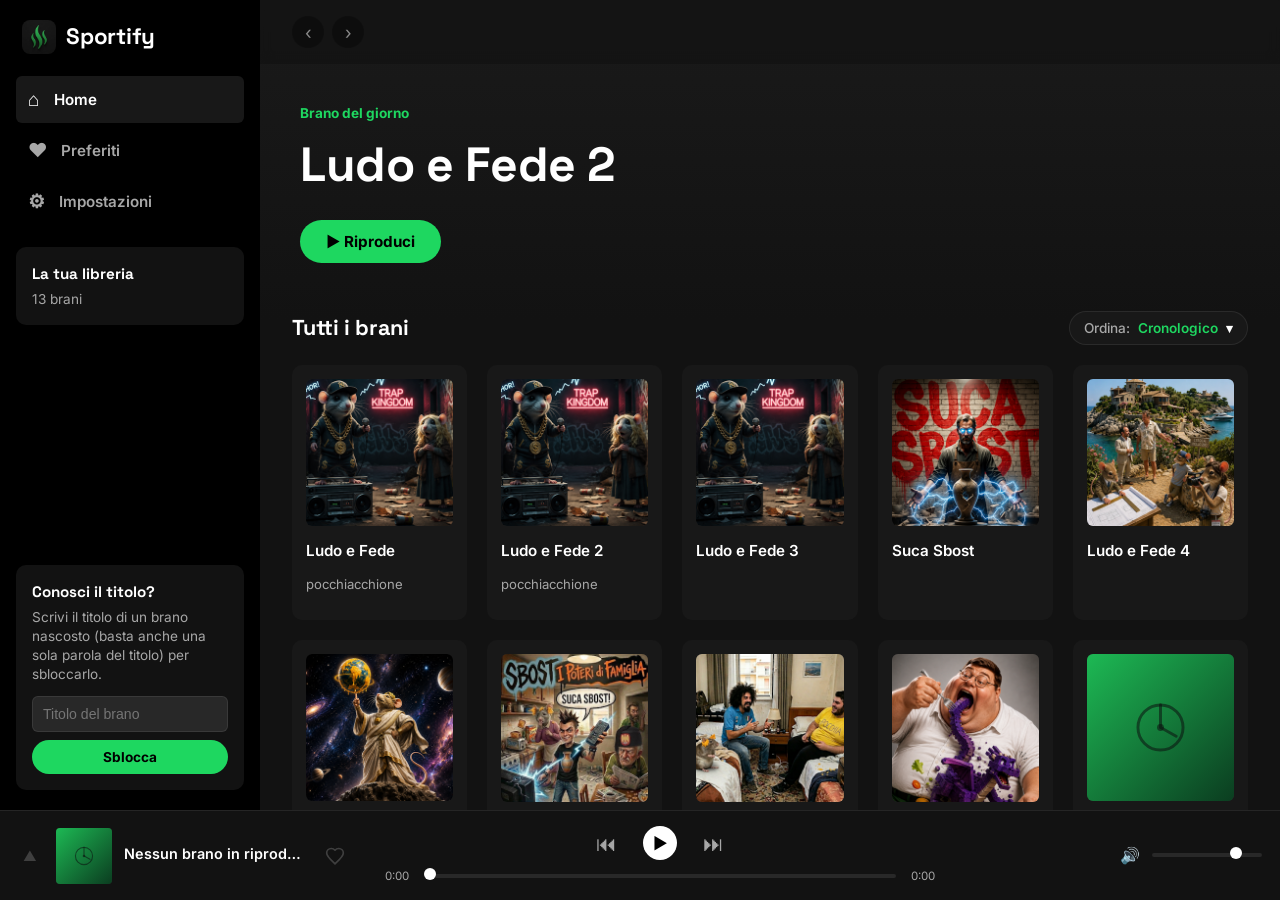
<file: index.html>
<!DOCTYPE html>
<html lang="it">
<head>
<meta charset="UTF-8">
<meta name="viewport" content="width=device-width, initial-scale=1.0">
<title>Sportify</title>
<link rel="stylesheet" href="style.css">

<!-- App installabile (PWA): icona, nome e colori dell'app -->
<link rel="manifest" href="manifest.json">
<meta name="theme-color" content="#0b0b0b">
<link rel="icon" href="icons/favicon.ico" sizes="any">
<link rel="icon" type="image/png" sizes="32x32" href="icons/icon-32.png">
<link rel="icon" type="image/png" sizes="192x192" href="icons/icon-192.png">
<link rel="apple-touch-icon" href="icons/apple-touch-icon.png">
<meta name="mobile-web-app-capable" content="yes">
<meta name="apple-mobile-web-app-capable" content="yes">
<meta name="apple-mobile-web-app-status-bar-style" content="black-translucent">
<meta name="apple-mobile-web-app-title" content="Spisso">
</head>
<body>

<div class="app">

  <aside class="sidebar">
    <div class="brand">
      <img class="brand-logo" src="icons/icon-96.png" width="34" height="34" alt="Spisso">
      <span class="brand-name">Sportify</span>
    </div>

    <nav class="nav">
      <a href="#" class="nav-item active" data-view="home">
        <span class="nav-icon">&#8962;</span> Home
      </a>
      <a href="#" class="nav-item" data-view="favorites">
        <span class="nav-icon">&#9829;</span> Preferiti
        <span class="nav-count" id="nav-fav-count"></span>
      </a>
      <a href="#" class="nav-item" data-view="settings">
        <span class="nav-icon">&#9881;</span> Impostazioni
      </a>
    </nav>

    <div class="sidebar-block library-block">
      <h3>La tua libreria</h3>
      <p id="library-count">— brani</p>
    </div>

    <div class="sidebar-block unlock-block">
      <h3>Conosci il titolo?</h3>
      <p>Scrivi il titolo di un brano nascosto (basta anche una sola parola del titolo) per sbloccarlo.</p>
      <form class="unlock-form" id="unlock-form">
        <input type="text" id="unlock-input" placeholder="Titolo del brano" autocomplete="off">
        <button type="submit">Sblocca</button>
      </form>
      <p class="unlock-message" id="unlock-message"></p>
    </div>
  </aside>

  <main class="main">
    <header class="topbar">
      <div class="topbar-nav">
        <button class="round-btn" disabled aria-label="Indietro">&#8249;</button>
        <button class="round-btn" disabled aria-label="Avanti">&#8250;</button>
      </div>
      <div class="view-tabs" role="tablist" aria-label="Sezioni">
        <button type="button" class="view-tab active" data-view="home" role="tab" aria-selected="true">Home</button>
        <button type="button" class="view-tab" data-view="favorites" role="tab" aria-selected="false">&#9829; Preferiti <span class="view-tab-count" id="tab-fav-count"></span></button>
        <button type="button" class="view-tab" data-view="settings" role="tab" aria-selected="false">&#9881; Impostazioni</button>
      </div>
    </header>

    <section class="content">

      <!-- ===== Vista HOME ===== -->
      <div id="view-home">
        <div class="hero">
          <p class="hero-eyebrow">Brano del giorno</p>
          <h1 id="hero-title">—</h1>
          <button class="hero-play" id="hero-play" aria-label="Riproduci il brano del giorno">&#9658; Riproduci</button>
        </div>

        <div class="section-head">
          <h2 class="section-title">Tutti i brani</h2>

          <div class="sort-menu" id="sort-menu">
            <button type="button" class="sort-btn" id="sort-btn" aria-haspopup="menu" aria-expanded="false" aria-controls="sort-list">
              <span class="sort-btn-label">Ordina:</span>
              <span class="sort-btn-value" id="sort-btn-value">Cronologico</span>
              <span class="sort-btn-caret" aria-hidden="true">&#9662;</span>
            </button>
            <div class="sort-list" id="sort-list" role="menu" aria-label="Ordine dei brani" hidden>
              <button type="button" class="sort-option" role="menuitemradio" data-sort="chrono" aria-checked="true">Ordine cronologico</button>
              <button type="button" class="sort-option" role="menuitemradio" data-sort="chrono-desc" aria-checked="false">Ordine cronologico inverso</button>
              <button type="button" class="sort-option" role="menuitemradio" data-sort="alpha" aria-checked="false">Ordine alfabetico</button>
            </div>
          </div>
        </div>

        <div class="song-grid" id="song-grid"></div>
      </div>

      <!-- ===== Vista PREFERITI ===== -->
      <div id="view-favorites" hidden>
        <div class="fav-header">
          <div class="fav-badge" aria-hidden="true">
            <svg viewBox="0 0 24 24" focusable="false"><path d="M12 21.35l-1.45-1.32C5.4 15.36 2 12.28 2 8.5 2 5.42 4.42 3 7.5 3c1.74 0 3.41.81 4.5 2.09C13.09 3.81 14.76 3 16.5 3 19.58 3 22 5.42 22 8.5c0 3.78-3.4 6.86-8.55 11.54L12 21.35z"/></svg>
          </div>
          <div class="fav-header-text">
            <p class="hero-eyebrow">Playlist</p>
            <h1 class="fav-heading">Brani che ti piacciono</h1>
            <p class="fav-count" id="fav-count"></p>
          </div>
          <button type="button" class="hero-play" id="fav-play">&#9658; Riproduci</button>
        </div>

        <p class="fav-hint" id="fav-hint">Trascina dalla maniglia a sinistra oppure usa le frecce per cambiare l'ordine. La playlist è solo tua: resta salvata su questo dispositivo.</p>
        <ol class="fav-list" id="fav-list"></ol>

        <div class="fav-empty" id="fav-empty" hidden>
          <p class="fav-empty-title">Non hai ancora nessun brano preferito</p>
          <p>Tocca il cuore su un brano per aggiungerlo qui: i brani restano nell'ordine in cui li hai messi.</p>
        </div>
      </div>

      <!-- ===== Vista IMPOSTAZIONI ===== -->
      <div id="view-settings" hidden>
        <div class="section-head">
          <h2 class="section-title">Impostazioni</h2>
        </div>

        <div class="settings-card">
          <div class="settings-row">
            <div class="settings-row-text">
              <h3>Pubblicità</h3>
              <p id="settings-ads-desc">—</p>
            </div>
            <button type="button" class="settings-toggle" id="settings-ads-toggle" role="switch" aria-checked="true" aria-label="Attiva o disattiva le pubblicità">
              <span class="settings-toggle-knob"></span>
            </button>
          </div>
        </div>
      </div>

    </section>
  </main>

</div>

<!-- Backdrop dietro al menu a tendina -->
<div class="np-backdrop" id="np-backdrop"></div>

<!-- Menu a tendina: si apre quando si clicca un brano -->
<section class="np-panel" id="np-panel" aria-hidden="true">
  <button class="np-panel-close" id="np-panel-close" aria-label="Chiudi il pannello">&#9660;</button>

  <div class="np-panel-cover-wrap">
    <div class="np-panel-cover-disc" id="np-panel-disc">
      <img id="np-panel-cover" src="covers/default-cover.svg" alt="">
    </div>
  </div>

  <p class="np-panel-eyebrow">In riproduzione</p>
  <h2 class="np-panel-title" id="np-panel-title">—</h2>
  <p class="np-panel-date" id="np-panel-date"></p>

  <div class="np-panel-actions">
    <button type="button" class="heart-btn np-panel-heart" id="np-panel-heart" aria-pressed="false" aria-label="Nessun brano in riproduzione" disabled></button>
  </div>

  <div class="np-panel-progress">
    <span class="time" id="np-panel-cur">0:00</span>
    <input type="range" id="np-panel-seek" value="0" min="0" max="100" step="0.1" aria-label="Posizione nel brano">
    <span class="time" id="np-panel-dur">0:00</span>
  </div>

  <div class="np-panel-controls">
    <button id="np-panel-prev" class="ctrl-btn" aria-label="Precedente">&#9198;</button>
    <button id="np-panel-play" class="ctrl-btn play" aria-label="Blocca il brano">&#9658;</button>
    <button id="np-panel-next" class="ctrl-btn" aria-label="Successivo">&#9197;</button>
  </div>
</section>

<footer class="player-bar" id="player-bar">
  <button class="np-expand" id="np-expand" aria-label="Apri il menu a tendina" disabled>
    <span class="chevron">&#9650;</span>
  </button>

  <div class="np" id="np-open-trigger">
    <img id="np-cover" src="covers/default-cover.svg" alt="">
    <div class="np-info">
      <div class="np-title" id="np-title">Nessun brano in riproduzione</div>
      <div class="np-date" id="np-date"></div>
    </div>
    <button type="button" class="heart-btn np-heart" id="np-heart" aria-pressed="false" aria-label="Nessun brano in riproduzione" disabled></button>
  </div>

  <div class="transport">
    <div class="transport-buttons">
      <button id="prev-btn" class="ctrl-btn" aria-label="Precedente">&#9198;</button>
      <button id="play-btn" class="ctrl-btn play" aria-label="Blocca il brano">&#9658;</button>
      <button id="next-btn" class="ctrl-btn" aria-label="Successivo">&#9197;</button>
    </div>
    <div class="progress-row">
      <span class="time" id="cur-time">0:00</span>
      <input type="range" id="seek-bar" value="0" min="0" max="100" step="0.1">
      <span class="time" id="dur-time">0:00</span>
    </div>
  </div>

  <div class="volume-control">
    <span class="volume-icon">&#128266;</span>
    <input type="range" id="volume-bar" min="0" max="100" value="80">
  </div>
</footer>

<!-- Pubblicità: il video occupa tutto lo schermo e blocca il resto -->
<div class="ad-overlay" id="ad-overlay" aria-hidden="true" role="dialog" aria-modal="true" aria-label="Pubblicità">
  <span class="ad-tag">Pubblicità</span>
  <video id="ad-video" class="ad-video" playsinline></video>
  <div class="ad-actions">
    <button type="button" class="ad-btn ad-btn-ghost" id="ad-disable-btn">Disabilita pubblicità</button>
    <button type="button" class="ad-btn ad-btn-skip" id="ad-skip-btn">Salta pubblicità</button>
  </div>
</div>

<audio id="audio-el" preload="metadata"></audio>

<script src="config.js"></script>
<script src="songs.js"></script>
<script src="app.js"></script>

<script>
  // Registra il service worker: è quello che rende il sito
  // installabile come app e che tiene l'app aggiornata da sola
  // ogni volta che il sito viene aggiornato (vedi service-worker.js).
  if ('serviceWorker' in navigator) {
    window.addEventListener('load', () => {
      navigator.serviceWorker.register('service-worker.js');
    });
  }
</script>
</body>
</html>
</file>
<file: style.css>
@import url('https://fonts.googleapis.com/css2?family=Space+Grotesk:wght@500;700&family=Inter:wght@400;500;600;700&display=swap');

:root{
  --black: #000000;
  --panel: #121212;
  --panel-light: #181818;
  --panel-hover: #282828;
  --border: rgba(255,255,255,0.08);
  --text: #ffffff;
  --text-dim: #a7a7a7;
  --green: #1ed760;
  --green-dim: #1db954;
}

*{ box-sizing: border-box; }

html, body{
  margin:0;
  height:100%;
  background: var(--black);
  color: var(--text);
  font-family: 'Inter', sans-serif;
  line-height: 1.4;
}

a{ color: inherit; text-decoration: none; }
button{ font-family: inherit; }

button:focus-visible,
a:focus-visible,
.song-card:focus-visible,
input:focus-visible{
  outline: 2px solid var(--green);
  outline-offset: 2px;
}

/* ---------- App shell ---------- */

.app{
  display:flex;
  height: calc(100vh - 90px);
  min-height: 480px;
}

/* ---------- Sidebar ---------- */

.sidebar{
  width: 260px;
  flex-shrink:0;
  background: var(--black);
  padding: 20px 16px;
  display:flex;
  flex-direction:column;
  gap: 22px;
  overflow-y:auto;
}

.brand{
  display:flex;
  align-items:center;
  gap: 10px;
  padding: 0 6px;
}

.brand-logo{
  border-radius: 8px;
  object-fit: cover;
  flex-shrink: 0;
}

.brand-name{
  font-family:'Space Grotesk', sans-serif;
  font-weight:700;
  font-size: 1.4rem;
  letter-spacing: -0.01em;
}

.nav{
  display:flex;
  flex-direction:column;
  gap: 4px;
}

.nav-item{
  display:flex;
  align-items:center;
  gap: 14px;
  padding: 10px 12px;
  border-radius: 6px;
  color: var(--text-dim);
  font-weight:600;
  font-size: 0.95rem;
}

.nav-item .nav-icon{ font-size: 1.2rem; }

.nav-item.active,
.nav-item:hover{
  color: var(--text);
  background: var(--panel-light);
}

.sidebar-block{
  background: var(--panel);
  border-radius: 10px;
  padding: 16px;
}

.sidebar-block h3{
  font-family:'Space Grotesk', sans-serif;
  font-size: 0.95rem;
  margin: 0 0 6px;
}

.sidebar-block p{
  font-size: 0.85rem;
  color: var(--text-dim);
  margin: 0;
}

.library-block p{ margin: 0; }

.unlock-block{ margin-top: auto; }

.unlock-form{
  display:flex;
  flex-direction:column;
  gap: 8px;
  margin-top: 12px;
}

.unlock-form input{
  background: var(--panel-hover);
  border: 1px solid var(--border);
  border-radius: 6px;
  padding: 9px 10px;
  color: var(--text);
  font-size: 0.88rem;
}
.unlock-form input:focus{ outline: 1px solid var(--green); }

.unlock-form button{
  background: var(--green);
  color: #000;
  border:none;
  border-radius: 20px;
  padding: 9px 14px;
  font-weight:700;
  font-size: 0.85rem;
  cursor:pointer;
  transition: transform 0.1s ease, background 0.15s ease;
}
.unlock-form button:hover{ background: #24e56a; transform: scale(1.02); }

.unlock-message{
  margin-top: 10px;
  font-size: 0.82rem;
}
.unlock-message.ok{ color: var(--green); }
.unlock-message.err{ color: #f15e6c; }

/* ---------- Main content ---------- */

.main{
  flex:1;
  overflow-y:auto;
  background: linear-gradient(180deg, #1a1a1a 0%, var(--panel) 320px, var(--panel) 100%);
}

.topbar{
  position: sticky;
  top:0;
  display:flex;
  align-items:center;
  padding: 16px 32px;
  background: rgba(18,18,18,0.6);
  backdrop-filter: blur(6px);
  z-index: 5;
}

.topbar-nav{ display:flex; gap: 8px; }

.round-btn{
  width: 32px;
  height: 32px;
  border-radius: 50%;
  border:none;
  background: rgba(0,0,0,0.6);
  color: var(--text);
  font-size: 1.1rem;
  cursor: not-allowed;
  opacity: 0.5;
}

.content{
  padding: 8px 32px 40px;
}

.hero{
  padding: 32px 8px 40px;
}

.hero-eyebrow{
  color: var(--green);
  font-weight: 700;
  font-size: 0.85rem;
  margin: 0 0 8px;
}

.hero h1{
  font-family:'Space Grotesk', sans-serif;
  font-size: clamp(1.8rem, 4vw, 3rem);
  margin: 0 0 22px;
  letter-spacing: -0.01em;
}

.hero-play{
  background: var(--green);
  color: #000;
  border:none;
  border-radius: 24px;
  padding: 12px 26px;
  font-weight:700;
  font-size: 0.95rem;
  cursor:pointer;
  transition: transform 0.12s ease, background 0.15s ease;
}
.hero-play:hover{ background: #24e56a; transform: scale(1.03); }

.section-title{
  font-family:'Space Grotesk', sans-serif;
  font-size: 1.35rem;
  margin: 8px 0 20px;
}

/* ---------- Song grid ---------- */

.song-grid{
  display:grid;
  grid-template-columns: repeat(auto-fill, minmax(170px, 1fr));
  gap: 20px;
}

.song-card{
  background: var(--panel-light);
  border-radius: 10px;
  padding: 14px;
  cursor:pointer;
  position: relative;
  transition: background 0.15s ease;
}
.song-card:hover{ background: var(--panel-hover); }

.song-card .cover-wrap{
  position: relative;
  margin-bottom: 14px;
}

.song-card img{
  width: 100%;
  aspect-ratio: 1 / 1;
  object-fit: cover;
  border-radius: 6px;
  display:block;
  background: var(--panel-hover);
}

.song-card .card-play{
  position:absolute;
  right: 8px;
  bottom: 8px;
  width: 42px;
  height: 42px;
  border-radius: 50%;
  background: var(--green);
  color:#000;
  border:none;
  display:flex;
  align-items:center;
  justify-content:center;
  font-size: 1.1rem;
  opacity:0;
  transform: translateY(6px);
  transition: opacity 0.15s ease, transform 0.15s ease;
  cursor:pointer;
  box-shadow: 0 8px 16px rgba(0,0,0,0.4);
}
.song-card:hover .card-play{ opacity:1; transform: translateY(0); }

.song-card .card-title{
  font-weight:600;
  font-size: 0.95rem;
  margin: 0 0 4px;
  white-space:nowrap;
  overflow:hidden;
  text-overflow:ellipsis;
}

.song-card .card-sub{
  font-size: 0.82rem;
  color: var(--text-dim);
  white-space:nowrap;
  overflow:hidden;
  text-overflow:ellipsis;
  min-height: 1.2em; /* tiene la card della stessa altezza anche senza autore */
}

.song-card.playing{
  outline: 1px solid var(--green);
  background: var(--panel-hover);
}
.song-card.playing .card-title{ color: var(--green); }

.song-card.locked{
  cursor:default;
  opacity: 0.55;
}
.song-card.locked .card-play{ display:none; }
.song-card.locked img{
  filter: grayscale(1) brightness(0.5);
}

/* ---------- Player bar ---------- */

.player-bar{
  position: fixed;
  left:0; right:0; bottom:0;
  height: 90px;
  background: var(--panel);
  border-top: 1px solid var(--border);
  display:grid;
  grid-template-columns: auto 1fr minmax(300px, 2fr) 1fr;
  align-items:center;
  padding: 0 16px;
  gap: 12px;
  z-index: 20;
}

.np{
  display:flex;
  align-items:center;
  gap: 12px;
  min-width: 0;
}

.np img{
  width: 56px;
  height: 56px;
  border-radius: 4px;
  object-fit: cover;
  background: var(--panel-hover);
  flex-shrink:0;
}

.np-info{ min-width:0; }

.np-title{
  font-size: 0.9rem;
  font-weight:600;
  white-space:nowrap;
  overflow:hidden;
  text-overflow:ellipsis;
}

.np-date{
  font-size: 0.78rem;
  color: var(--text-dim);
  margin-top: 2px;
}

.transport{
  display:flex;
  flex-direction:column;
  align-items:center;
  gap: 8px;
  max-width: 560px;
  margin: 0 auto;
  width: 100%;
}

.transport-buttons{
  display:flex;
  align-items:center;
  gap: 20px;
}

.ctrl-btn{
  background:none;
  border:none;
  color: var(--text-dim);
  font-size: 1.3rem;
  cursor:pointer;
  transition: color 0.12s ease, transform 0.12s ease;
}
.ctrl-btn:hover{ color: var(--text); transform: scale(1.08); }

.ctrl-btn.play{
  background: var(--text);
  color: #000;
  width: 34px;
  height: 34px;
  border-radius: 50%;
  display:flex;
  align-items:center;
  justify-content:center;
  font-size: 1rem;
}
.ctrl-btn.play:hover{ transform: scale(1.06); }

.progress-row{
  display:flex;
  align-items:center;
  gap: 8px;
  width: 100%;
}

.progress-row .time{
  font-size: 0.72rem;
  color: var(--text-dim);
  min-width: 34px;
  text-align:center;
}

input[type="range"]{
  -webkit-appearance:none;
  appearance:none;
  height: 4px;
  border-radius: 2px;
  background: var(--panel-hover);
  flex:1;
  cursor:pointer;
}
input[type="range"]::-webkit-slider-thumb{
  -webkit-appearance:none;
  width: 12px;
  height: 12px;
  border-radius: 50%;
  background: var(--text);
  margin-top: -4px;
}
input[type="range"]::-moz-range-thumb{
  width: 12px;
  height: 12px;
  border-radius: 50%;
  background: var(--text);
  border:none;
}
input[type="range"]:hover::-webkit-slider-thumb{ background: var(--green); }

.volume-control{
  display:flex;
  align-items:center;
  justify-content:flex-end;
  gap: 10px;
}

.volume-control input[type="range"]{ width: 110px; flex:none; }
.volume-icon{ font-size: 1rem; color: var(--text-dim); }

/* ---------- Pulsante per riaprire il menu a tendina (nella mini-barra) ---------- */

.np-expand{
  background:none;
  border:none;
  color: var(--text-dim);
  width: 28px;
  height: 28px;
  border-radius: 6px;
  cursor:pointer;
  display:flex;
  align-items:center;
  justify-content:center;
  flex-shrink:0;
  transition: color 0.15s ease, background 0.15s ease;
}
.np-expand:hover:not(:disabled){ color: var(--text); background: var(--panel-hover); }
.np-expand:disabled{ cursor:default; opacity: 0.3; }
.np-expand .chevron{ display:inline-block; font-size: 0.85rem; transition: transform 0.2s ease; }
.np-expand.is-open .chevron{ transform: rotate(180deg); }

.np{ cursor:pointer; }

/* ---------- Backdrop dietro al pannello a tendina ---------- */

.np-backdrop{
  position: fixed;
  inset: 0;
  background: rgba(0,0,0,0.55);
  backdrop-filter: blur(2px);
  opacity: 0;
  visibility: hidden;
  transition: opacity 0.25s ease;
  z-index: 25;
}
.np-backdrop.is-visible{ opacity: 1; visibility: visible; }

/* ---------- Pannello "menu a tendina" del brano in riproduzione ---------- */

.np-panel{
  position: fixed;
  top: 0;
  left: 50%;
  width: min(92vw, 380px);
  background: linear-gradient(160deg, #1b1b1b 0%, var(--panel) 60%);
  border: 1px solid var(--border);
  border-top: none;
  border-radius: 0 0 20px 20px;
  box-shadow: 0 24px 48px rgba(0,0,0,0.55);
  padding: 18px 24px 26px;
  z-index: 30;
  display:flex;
  flex-direction:column;
  align-items:center;
  text-align:center;

  transform: translate(-50%, -110%);
  opacity: 0;
  visibility: hidden;
  transition: transform 0.32s cubic-bezier(.2,.8,.2,1), opacity 0.28s ease;
}
.np-panel.is-open{
  transform: translate(-50%, 0);
  opacity: 1;
  visibility: visible;
}

.np-panel-close{
  align-self:center;
  background: var(--panel-hover);
  border:none;
  color: var(--text-dim);
  width: 30px;
  height: 22px;
  border-radius: 0 0 10px 10px;
  margin: -18px 0 14px;
  cursor:pointer;
  transition: color 0.15s ease;
}
.np-panel-close:hover{ color: var(--text); }

.np-panel-cover-wrap{ margin-bottom: 18px; }

.np-panel-cover-disc{
  width: 200px;
  height: 200px;
  border-radius: 16px;
  overflow:hidden;
  box-shadow: 0 14px 30px rgba(0,0,0,0.5);
  transition: transform 0.4s ease;
}
.np-panel-cover-disc img{
  width:100%;
  height:100%;
  object-fit:cover;
  display:block;
  background: var(--panel-hover);
}
.np-panel.is-playing .np-panel-cover-disc{
  animation: np-cover-pulse 2.6s ease-in-out infinite;
}
@keyframes np-cover-pulse{
  0%, 100%{ transform: scale(1); }
  50%{ transform: scale(1.035); }
}

.np-panel-eyebrow{
  color: var(--green);
  font-weight:700;
  font-size: 0.72rem;
  text-transform: none;
  letter-spacing: 0.02em;
  margin: 0 0 6px;
}

.np-panel-title{
  font-family:'Space Grotesk', sans-serif;
  font-size: 1.3rem;
  margin: 0 0 4px;
  line-height: 1.25;
}

.np-panel-date{
  font-size: 0.85rem;
  color: var(--text-dim);
  margin: 0 0 20px;
}

.np-panel-progress{
  display:flex;
  align-items:center;
  gap: 8px;
  width: 100%;
  margin-bottom: 18px;
}
.np-panel-progress .time{
  font-size: 0.72rem;
  color: var(--text-dim);
  min-width: 34px;
}

.np-panel-controls{
  display:flex;
  align-items:center;
  gap: 26px;
}
.np-panel-controls .ctrl-btn{ font-size: 1.5rem; }
.np-panel-controls .ctrl-btn.play{
  width: 46px;
  height: 46px;
  font-size: 1.2rem;
}

/* ---------- Attributo hidden sempre rispettato ---------- */

[hidden]{ display:none !important; }

/* ---------- Voce "Preferiti" nella sidebar + schede in alto (telefono) ---------- */

.nav-count{
  margin-left:auto;
  font-size: 0.78rem;
  font-weight:600;
  color: var(--text-dim);
}
.nav-count:empty{ display:none; }

.view-tabs{
  display:none; /* su schermi piccoli la sidebar sparisce: qui compaiono le schede */
  gap: 6px;
  margin-left: 12px;
}
.view-tab{
  background: rgba(255,255,255,0.08);
  color: var(--text);
  border:none;
  border-radius: 16px;
  padding: 7px 14px;
  font-weight:600;
  font-size: 0.85rem;
  cursor:pointer;
  transition: background 0.15s ease;
}
.view-tab:hover{ background: rgba(255,255,255,0.16); }
.view-tab.active{ background: var(--text); color:#000; }
.view-tab-count:not(:empty)::before{ content:"("; }
.view-tab-count:not(:empty)::after{ content:")"; }

/* ---------- Intestazione "Tutti i brani" + bottone Ordina ---------- */

.section-head{
  display:flex;
  align-items:center;
  justify-content:space-between;
  gap: 12px;
  flex-wrap:wrap;
  margin: 8px 0 20px;
}
.section-head .section-title{ margin: 0; }

.sort-menu{ position: relative; }

.sort-btn{
  display:inline-flex;
  align-items:center;
  gap: 8px;
  background: var(--panel-light);
  color: var(--text);
  border: 1px solid var(--border);
  border-radius: 20px;
  padding: 8px 14px;
  font-size: 0.85rem;
  font-weight:600;
  cursor:pointer;
  transition: background 0.15s ease;
}
.sort-btn:hover,
.sort-btn[aria-expanded="true"]{ background: var(--panel-hover); }
.sort-btn-label{ color: var(--text-dim); font-weight:500; }
.sort-btn-value{ color: var(--green); }
.sort-btn-caret{ font-size: 0.8rem; transition: transform 0.15s ease; }
.sort-btn[aria-expanded="true"] .sort-btn-caret{ transform: rotate(180deg); }

.sort-list{
  position:absolute;
  right: 0;
  top: calc(100% + 6px);
  min-width: 240px;
  display:flex;
  flex-direction:column;
  background: var(--panel-hover);
  border: 1px solid var(--border);
  border-radius: 10px;
  padding: 6px;
  box-shadow: 0 16px 32px rgba(0,0,0,0.5);
  z-index: 12;
}
.sort-option{
  display:flex;
  align-items:center;
  justify-content:space-between;
  gap: 12px;
  background:none;
  border:none;
  color: var(--text);
  font-size: 0.9rem;
  text-align:left;
  padding: 10px 12px;
  border-radius: 6px;
  cursor:pointer;
}
.sort-option:hover,
.sort-option:focus-visible{ background: rgba(255,255,255,0.08); }
.sort-option[aria-checked="true"]{ color: var(--green); font-weight:600; }
.sort-option[aria-checked="true"]::after{ content:"\2713"; }

/* ---------- Cuore (mi piace) ---------- */

.heart-btn{
  display:inline-flex;
  align-items:center;
  justify-content:center;
  width: 34px;
  height: 34px;
  padding: 0;
  border:none;
  border-radius: 50%;
  background:none;
  color: var(--text-dim);
  cursor:pointer;
  flex-shrink:0;
  transition: color 0.15s ease, transform 0.12s ease, background 0.15s ease, opacity 0.15s ease;
}
.heart-btn svg{
  width: 20px;
  height: 20px;
  fill: none;
  stroke: currentColor;
  stroke-width: 2;
  stroke-linejoin: round;
  pointer-events:none;
}
.heart-btn:hover:not(:disabled){ color: var(--text); transform: scale(1.1); }
.heart-btn.liked{ color: var(--green); }
.heart-btn.liked:hover:not(:disabled){ color: var(--green); }
.heart-btn.liked svg{ fill: currentColor; }
.heart-btn:disabled{ opacity: 0.3; cursor: default; }

/* cuore sopra la copertina dei brani nella griglia */
.song-card .card-heart{
  position:absolute;
  top: 8px;
  right: 8px;
  background: rgba(0,0,0,0.55);
  color: var(--text);
  opacity: 0;
  transform: scale(0.9);
}
.song-card:hover .card-heart,
.song-card .card-heart.liked,
.song-card .card-heart:focus-visible{ opacity: 1; transform: none; }
.song-card .card-heart:hover:not(:disabled){ transform: scale(1.1); }
.song-card .card-heart.liked{ color: var(--green); }
@media (hover: none){
  .song-card .card-heart{ opacity: 1; transform: none; }
}

/* cuore nella mini-barra e nel pannello a tendina */
.np-heart{ margin-left: 4px; }
.np-panel-actions{ margin: -8px 0 14px; }
.np-panel-heart{ width: 42px; height: 42px; }
.np-panel-heart svg{ width: 26px; height: 26px; }

/* ---------- Vista "Preferiti" ---------- */

.fav-header{
  display:flex;
  align-items:center;
  gap: 22px;
  flex-wrap:wrap;
  padding: 28px 8px 18px;
}
.fav-badge{
  width: 96px;
  height: 96px;
  border-radius: 12px;
  display:flex;
  align-items:center;
  justify-content:center;
  background: linear-gradient(135deg, #24e56a 0%, #0f6a35 100%);
  box-shadow: 0 12px 28px rgba(0,0,0,0.45);
  flex-shrink:0;
}
.fav-badge svg{ width: 46px; height: 46px; fill:#fff; }
.fav-header-text{ flex:1; min-width: 200px; }
.fav-heading{
  font-family:'Space Grotesk', sans-serif;
  font-size: clamp(1.6rem, 3.6vw, 2.6rem);
  margin: 0 0 6px;
  letter-spacing: -0.01em;
}
.fav-count{ margin: 0; color: var(--text-dim); font-size: 0.9rem; }

.fav-hint{
  margin: 0 8px 14px;
  color: var(--text-dim);
  font-size: 0.82rem;
}

.fav-list{
  list-style:none;
  margin: 0;
  padding: 0;
  display:flex;
  flex-direction:column;
  gap: 6px;
}

.fav-row{
  display:flex;
  align-items:center;
  gap: 12px;
  height: 64px;
  padding: 0 10px;
  background: var(--panel-light);
  border-radius: 10px;
  cursor:pointer;
  user-select:none;
  -webkit-user-select:none;
  -webkit-touch-callout:none;
  transition: background 0.15s ease;
}
.fav-row:hover{ background: var(--panel-hover); }
.fav-row.playing{ outline: 1px solid var(--green); background: var(--panel-hover); }
.fav-row.playing .fav-row-title{ color: var(--green); }

/* durante il trascinamento le altre righe scivolano al loro posto */
.fav-list.is-sorting .fav-row:not(.dragging){ transition: transform 0.15s ease, background 0.15s ease; }
.fav-row.dragging{
  position:relative;
  z-index: 3;
  background: var(--panel-hover);
  outline: 1px solid var(--green);
  box-shadow: 0 12px 26px rgba(0,0,0,0.6);
  cursor: grabbing;
  transition: none;
}

.fav-handle{
  display:flex;
  align-items:center;
  justify-content:center;
  width: 30px;
  height: 44px;
  padding: 0;
  border:none;
  background:none;
  color: var(--text-dim);
  cursor: grab;
  touch-action: none; /* il dito trascina la riga invece di scorrere la pagina */
  flex-shrink:0;
}
.fav-handle:hover{ color: var(--text); }
.fav-handle svg{ width: 14px; height: 20px; fill: currentColor; pointer-events:none; }
.fav-row.dragging .fav-handle{ cursor: grabbing; color: var(--green); }

.fav-pos{
  min-width: 22px;
  text-align:center;
  color: var(--text-dim);
  font-size: 0.85rem;
  font-variant-numeric: tabular-nums;
}

.fav-main{
  flex:1;
  min-width:0;
  display:flex;
  align-items:center;
  gap: 12px;
  background:none;
  border:none;
  padding: 0;
  color: inherit;
  font: inherit;
  text-align:left;
  cursor:pointer;
}
.fav-cover{
  width: 46px;
  height: 46px;
  border-radius: 4px;
  object-fit: cover;
  background: var(--panel-hover);
  flex-shrink:0;
}
.fav-info{ min-width:0; display:flex; flex-direction:column; gap: 2px; }
.fav-row-title{
  font-weight:600;
  font-size: 0.95rem;
  white-space:nowrap;
  overflow:hidden;
  text-overflow:ellipsis;
}
.fav-row-sub{
  font-size: 0.8rem;
  color: var(--text-dim);
  white-space:nowrap;
  overflow:hidden;
  text-overflow:ellipsis;
  min-height: 1.2em;
}

.fav-actions{ display:flex; align-items:center; gap: 2px; flex-shrink:0; }
.fav-move{
  width: 30px;
  height: 34px;
  border:none;
  border-radius: 6px;
  background:none;
  color: var(--text-dim);
  font-size: 0.8rem;
  cursor:pointer;
  transition: color 0.12s ease, background 0.12s ease;
}
.fav-move:hover:not(:disabled){ color: var(--text); background: rgba(255,255,255,0.08); }
.fav-move:disabled{ opacity: 0.25; cursor: default; }

.fav-empty{
  text-align:center;
  padding: 48px 16px;
  color: var(--text-dim);
  font-size: 0.9rem;
}
.fav-empty p{ margin: 0 0 6px; }
.fav-empty .fav-empty-title{
  font-family:'Space Grotesk', sans-serif;
  font-size: 1.15rem;
  color: var(--text);
}

/* ---------- Responsive ---------- */

@media (max-width: 860px){
  .sidebar{ display:none; }
  .player-bar{ grid-template-columns: auto 1fr; height: auto; padding: 10px 12px; gap: 8px; }
  .player-bar .transport{ grid-column: 1 / -1; order: 3; }
  .np{ justify-content:flex-start; }
  .volume-control{ display:none; }
  .song-grid{ grid-template-columns: repeat(auto-fill, minmax(130px, 1fr)); gap: 14px; }
  .np-panel{ top: 0; border-radius: 0 0 16px 16px; padding: 16px 18px 22px; }
  .np-panel-cover-disc{ width: 160px; height: 160px; }
  .view-tabs{ display:flex; }
  .content{ padding-bottom: 96px; } /* lascia spazio sopra il player, che su telefono è più alto */
  .fav-header{ gap: 16px; padding-top: 16px; }
  .fav-badge{ width: 72px; height: 72px; }
  .fav-badge svg{ width: 34px; height: 34px; }
  .fav-pos{ display:none; }
}

/* ---------- Telefoni stretti: righe dei preferiti più compatte ---------- */

@media (max-width: 480px){
  .fav-row{ gap: 8px; padding: 0 6px 0 2px; }
  .fav-handle{ width: 26px; }
  .fav-main{ gap: 10px; }
  .fav-cover{ width: 40px; height: 40px; }
  .fav-move{ width: 26px; }
  .fav-actions .heart-btn{ width: 32px; }
}

/* ---------- Grandi schermi da computer ---------- */

@media (min-width: 1400px){
  .content{ padding: 8px 56px 48px; }
  .song-grid{ grid-template-columns: repeat(auto-fill, minmax(190px, 1fr)); gap: 24px; }
  .hero h1{ font-size: clamp(2.2rem, 3.4vw, 3.6rem); }
}

@media (min-width: 1800px){
  .app{ max-width: 1760px; margin: 0 auto; }
}

/* ---------- Accessibilità: rispetta le preferenze di movimento ridotto ---------- */

@media (prefers-reduced-motion: reduce){
  .np-panel, .np-backdrop, .np-panel-cover-disc, .np-expand .chevron, .fav-list.is-sorting .fav-row{
    transition: none !important;
    animation: none !important;
  }
}

/* ---------- Vista "Impostazioni" ---------- */

.settings-card{
  background: var(--panel-light);
  border-radius: 10px;
  padding: 18px 20px;
  max-width: 560px;
}

.settings-row{
  display:flex;
  align-items:center;
  justify-content:space-between;
  gap: 20px;
}

.settings-row-text h3{
  font-family:'Space Grotesk', sans-serif;
  font-size: 1rem;
  margin: 0 0 4px;
}
.settings-row-text p{
  margin: 0;
  font-size: 0.85rem;
  color: var(--text-dim);
  max-width: 340px;
}

.settings-toggle{
  flex-shrink:0;
  width: 46px;
  height: 26px;
  border-radius: 20px;
  border: none;
  background: var(--panel-hover);
  position: relative;
  cursor: pointer;
  transition: background 0.18s ease;
}
.settings-toggle-knob{
  position:absolute;
  top: 3px;
  left: 3px;
  width: 20px;
  height: 20px;
  border-radius: 50%;
  background: var(--text-dim);
  transition: transform 0.18s ease, background 0.18s ease;
}
.settings-toggle.is-on{ background: rgba(30,215,96,0.35); }
.settings-toggle.is-on .settings-toggle-knob{
  transform: translateX(20px);
  background: var(--green);
}

/* ---------- Pubblicità: video a schermo intero ---------- */

body.ad-locked{ overflow: hidden; }

.ad-overlay{
  position: fixed;
  inset: 0;
  background: #000;
  z-index: 999;
  opacity: 0;
  visibility: hidden;
  transition: opacity 0.15s ease;
}
.ad-overlay.is-open{ opacity: 1; visibility: visible; }

.ad-video{
  position: absolute;
  inset: 0;
  width: 100%;
  height: 100%;
  object-fit: contain;
  background: #000;
}

.ad-tag{
  position: absolute;
  top: 18px;
  left: 18px;
  background: rgba(0,0,0,0.65);
  color: #fff;
  padding: 6px 14px;
  border-radius: 20px;
  font-size: 0.75rem;
  font-weight: 700;
  letter-spacing: 0.04em;
  text-transform: uppercase;
  z-index: 2;
}

.ad-actions{
  position: absolute;
  right: 18px;
  bottom: 18px;
  display: flex;
  gap: 10px;
  z-index: 2;
}

.ad-btn{
  border: none;
  border-radius: 20px;
  padding: 10px 18px;
  font-weight: 700;
  font-size: 0.85rem;
  cursor: pointer;
  transition: transform 0.1s ease, background 0.15s ease;
  white-space: nowrap;
}
.ad-btn-ghost{
  background: rgba(0,0,0,0.65);
  color: #fff;
  border: 1px solid rgba(255,255,255,0.3);
}
.ad-btn-ghost:hover{ background: rgba(0,0,0,0.85); }

.ad-btn-skip{
  background: var(--green);
  color: #000;
}
.ad-btn-skip:hover{ background: #24e56a; transform: scale(1.03); }

@media (max-width: 480px){
  .ad-actions{ left: 12px; right: 12px; bottom: 12px; flex-direction: column; }
}
</file>
